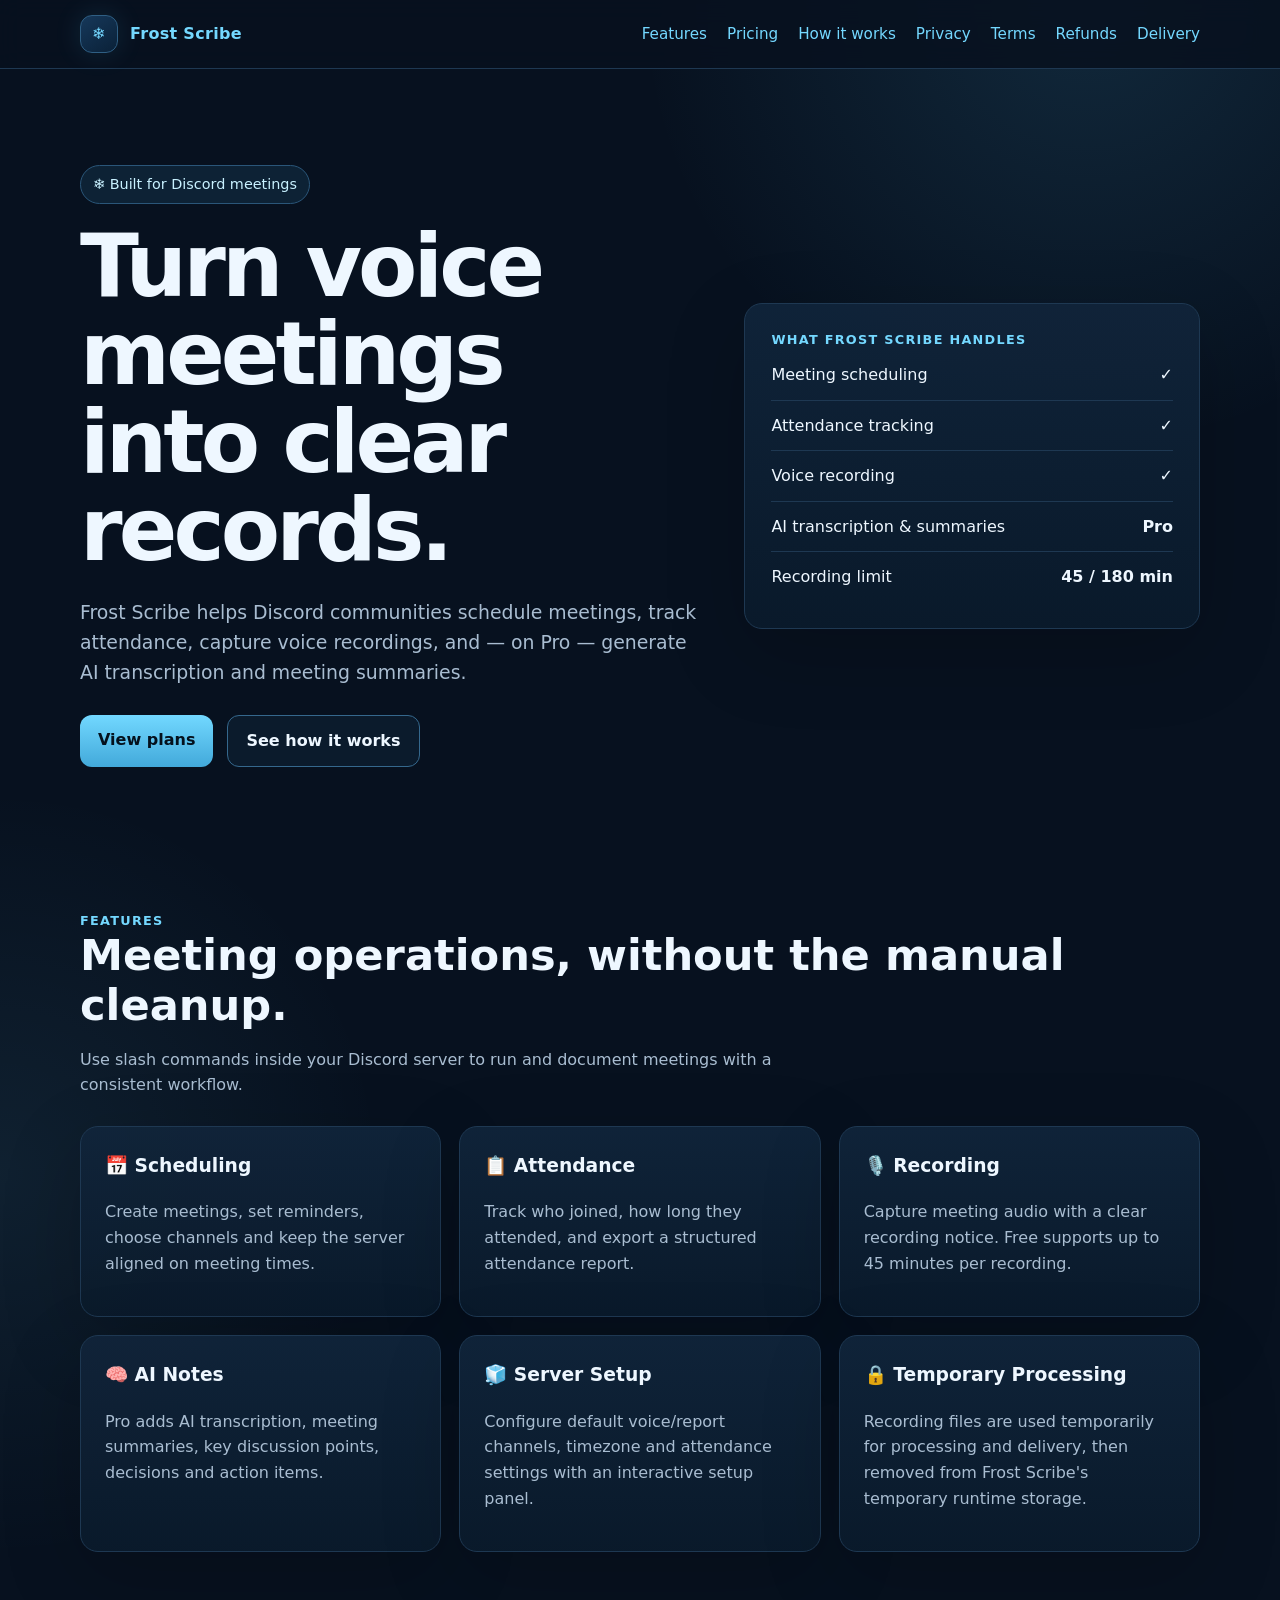
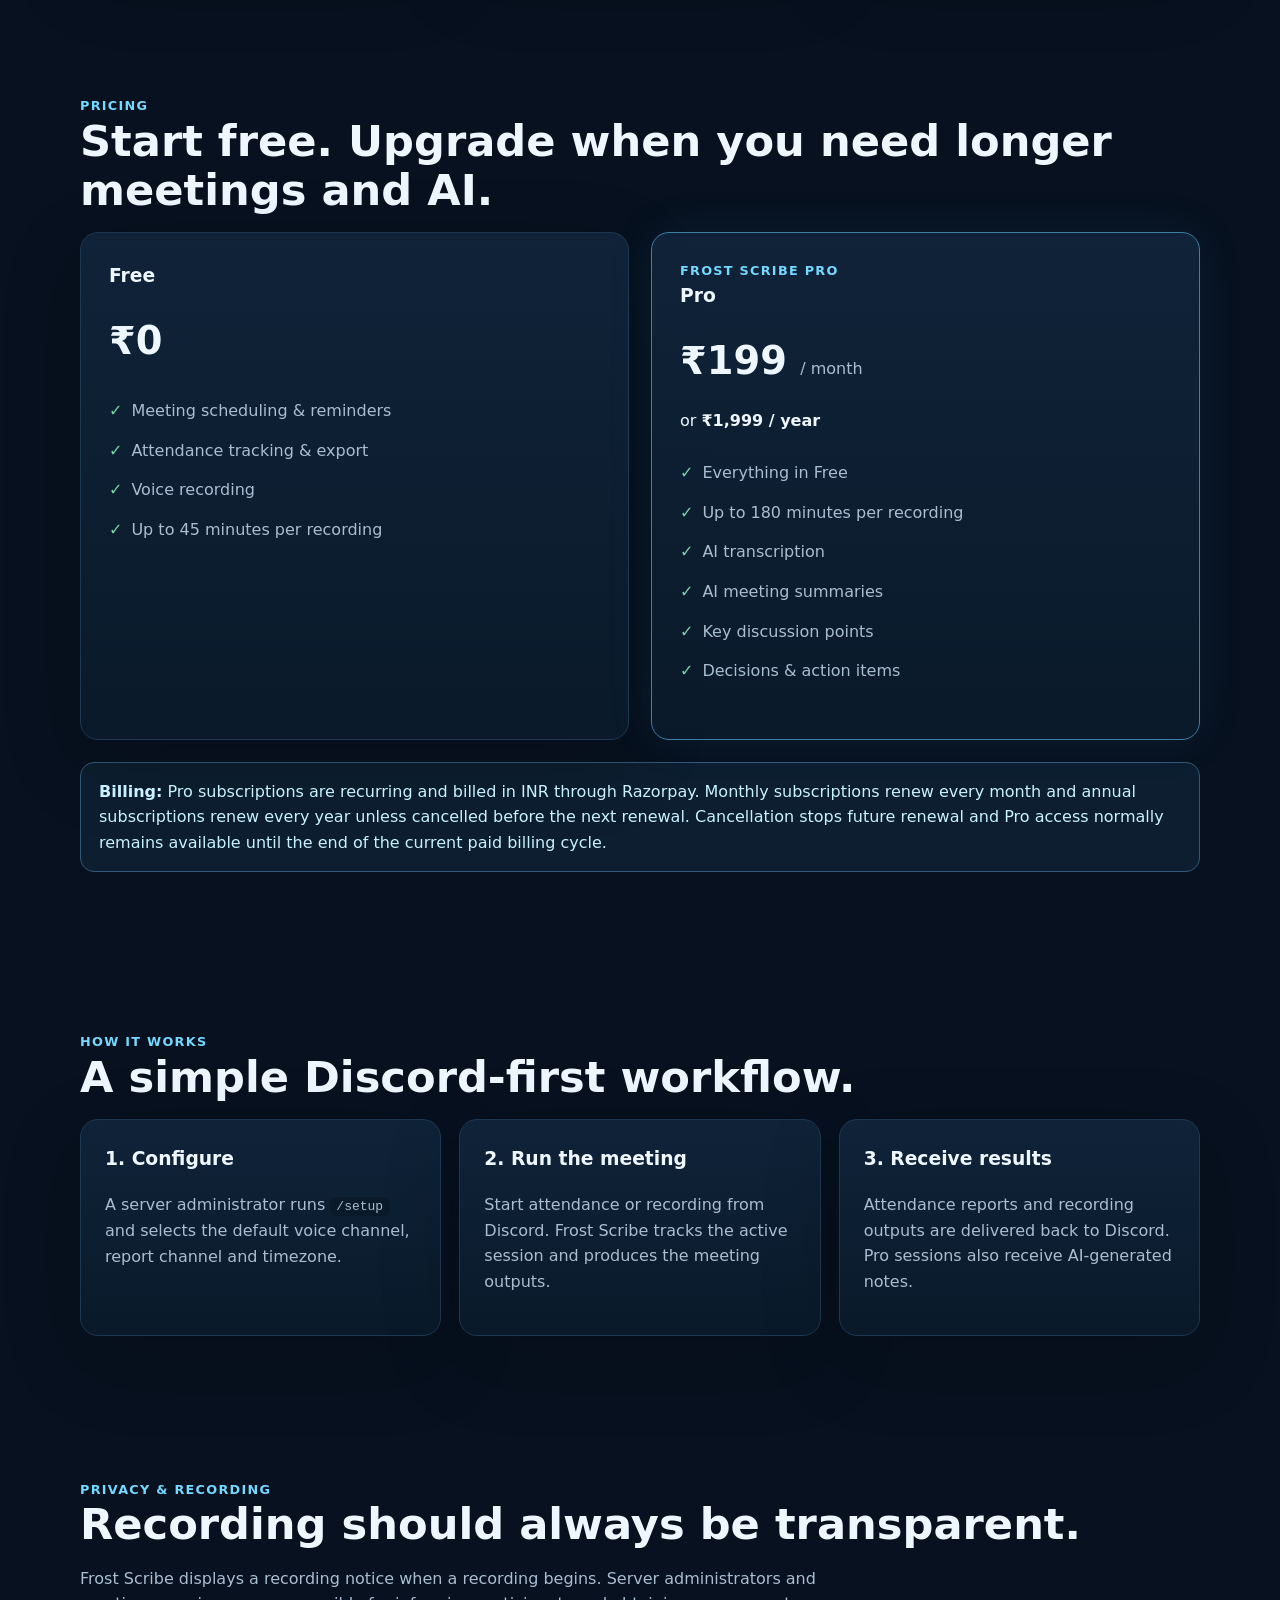
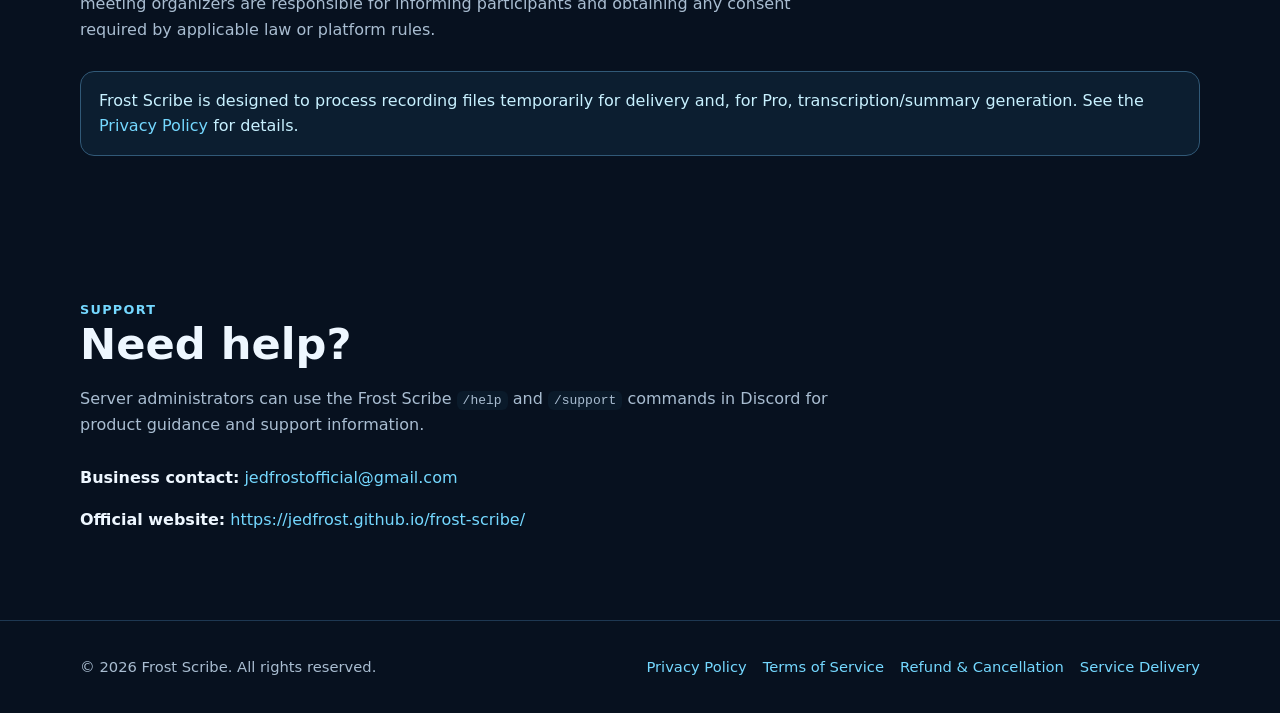
<file: index.html>
<!doctype html><html lang="en"><head>
<meta charset="utf-8"><meta name="viewport" content="width=device-width,initial-scale=1">
<title>Frost Scribe — Discord Meeting Recording, Attendance & AI Notes</title>
<meta name="description" content="Frost Scribe helps Discord communities schedule meetings, track attendance, record voice sessions, and create AI-powered meeting notes.">
<link rel="canonical" href="https://jedfrost.github.io/frost-scribe/"><link rel="stylesheet" href="style.css">
</head><body>
<nav><div class="container nav-inner">
<a class="brand" href="index.html"><span class="logo">❄️</span><span>Frost Scribe</span></a>
<div class="nav-links"><a href="#features">Features</a><a href="#pricing">Pricing</a><a href="#how">How it works</a><a href="privacy.html">Privacy</a><a href="terms.html">Terms</a><a href="refund.html">Refunds</a><a href="delivery.html">Delivery</a></div>
</div></nav>

<header class="hero"><div class="container hero-grid">
<div><span class="badge">❄️ Built for Discord meetings</span><h1>Turn voice meetings into clear records.</h1>
<p class="lead">Frost Scribe helps Discord communities schedule meetings, track attendance, capture voice recordings, and — on Pro — generate AI transcription and meeting summaries.</p>
<div class="cta-row"><a class="btn primary" href="#pricing">View plans</a><a class="btn secondary" href="#how">See how it works</a></div></div>
<div class="hero-card"><div class="kicker">What Frost Scribe handles</div>
<div class="metric"><span>Meeting scheduling</span><strong>✓</strong></div><div class="metric"><span>Attendance tracking</span><strong>✓</strong></div>
<div class="metric"><span>Voice recording</span><strong>✓</strong></div><div class="metric"><span>AI transcription & summaries</span><strong>Pro</strong></div>
<div class="metric"><span>Recording limit</span><strong>45 / 180 min</strong></div></div></div></header>

<section id="features"><div class="container"><div class="kicker">Features</div><h2>Meeting operations, without the manual cleanup.</h2>
<p class="section-intro">Use slash commands inside your Discord server to run and document meetings with a consistent workflow.</p>
<div class="grid-3">
<div class="card"><h3>📅 Scheduling</h3><p>Create meetings, set reminders, choose channels and keep the server aligned on meeting times.</p></div>
<div class="card"><h3>📋 Attendance</h3><p>Track who joined, how long they attended, and export a structured attendance report.</p></div>
<div class="card"><h3>🎙️ Recording</h3><p>Capture meeting audio with a clear recording notice. Free supports up to 45 minutes per recording.</p></div>
<div class="card"><h3>🧠 AI Notes</h3><p>Pro adds AI transcription, meeting summaries, key discussion points, decisions and action items.</p></div>
<div class="card"><h3>🧊 Server Setup</h3><p>Configure default voice/report channels, timezone and attendance settings with an interactive setup panel.</p></div>
<div class="card"><h3>🔒 Temporary Processing</h3><p>Recording files are used temporarily for processing and delivery, then removed from Frost Scribe's temporary runtime storage.</p></div>
</div></div></section>

<section id="pricing"><div class="container"><div class="kicker">Pricing</div><h2>Start free. Upgrade when you need longer meetings and AI.</h2>
<div class="pricing">
<div class="price-card"><h3>Free</h3><div class="price">₹0</div><ul class="clean"><li>Meeting scheduling & reminders</li><li>Attendance tracking & export</li><li>Voice recording</li><li>Up to 45 minutes per recording</li></ul></div>
<div class="price-card pro"><div class="kicker">Frost Scribe Pro</div><h3>Pro</h3><div class="price">₹199 <small>/ month</small></div><p>or <strong>₹1,999 / year</strong></p>
<ul class="clean"><li>Everything in Free</li><li>Up to 180 minutes per recording</li><li>AI transcription</li><li>AI meeting summaries</li><li>Key discussion points</li><li>Decisions & action items</li></ul></div>
</div>
<p class="notice" style="margin-top:22px"><strong>Billing:</strong> Pro subscriptions are recurring and billed in INR through Razorpay. Monthly subscriptions renew every month and annual subscriptions renew every year unless cancelled before the next renewal. Cancellation stops future renewal and Pro access normally remains available until the end of the current paid billing cycle.</p>
</div></section>

<section id="how"><div class="container"><div class="kicker">How it works</div><h2>A simple Discord-first workflow.</h2>
<div class="grid-3">
<div class="card"><h3>1. Configure</h3><p>A server administrator runs <code>/setup</code> and selects the default voice channel, report channel and timezone.</p></div>
<div class="card"><h3>2. Run the meeting</h3><p>Start attendance or recording from Discord. Frost Scribe tracks the active session and produces the meeting outputs.</p></div>
<div class="card"><h3>3. Receive results</h3><p>Attendance reports and recording outputs are delivered back to Discord. Pro sessions also receive AI-generated notes.</p></div>
</div></div></section>

<section><div class="container"><div class="kicker">Privacy & recording</div><h2>Recording should always be transparent.</h2>
<p class="section-intro">Frost Scribe displays a recording notice when a recording begins. Server administrators and meeting organizers are responsible for informing participants and obtaining any consent required by applicable law or platform rules.</p>
<div class="notice">Frost Scribe is designed to process recording files temporarily for delivery and, for Pro, transcription/summary generation. See the <a href="privacy.html">Privacy Policy</a> for details.</div></div></section>

<section id="support"><div class="container"><div class="kicker">Support</div><h2>Need help?</h2>
<p class="section-intro">Server administrators can use the Frost Scribe <code>/help</code> and <code>/support</code> commands in Discord for product guidance and support information.</p>
<p><strong>Business contact:</strong> <a href="mailto:jedfrostofficial@gmail.com">jedfrostofficial@gmail.com</a></p>
<p><strong>Official website:</strong> <a href="https://jedfrost.github.io/frost-scribe/">https://jedfrost.github.io/frost-scribe/</a></p></div></section>
<footer><div class="container footer-grid">
<div>© 2026 Frost Scribe. All rights reserved.</div>
<div class="footer-links"><a href="privacy.html">Privacy Policy</a><a href="terms.html">Terms of Service</a><a href="refund.html">Refund & Cancellation</a><a href="delivery.html">Service Delivery</a></div>
</div></footer></body></html>
</file>
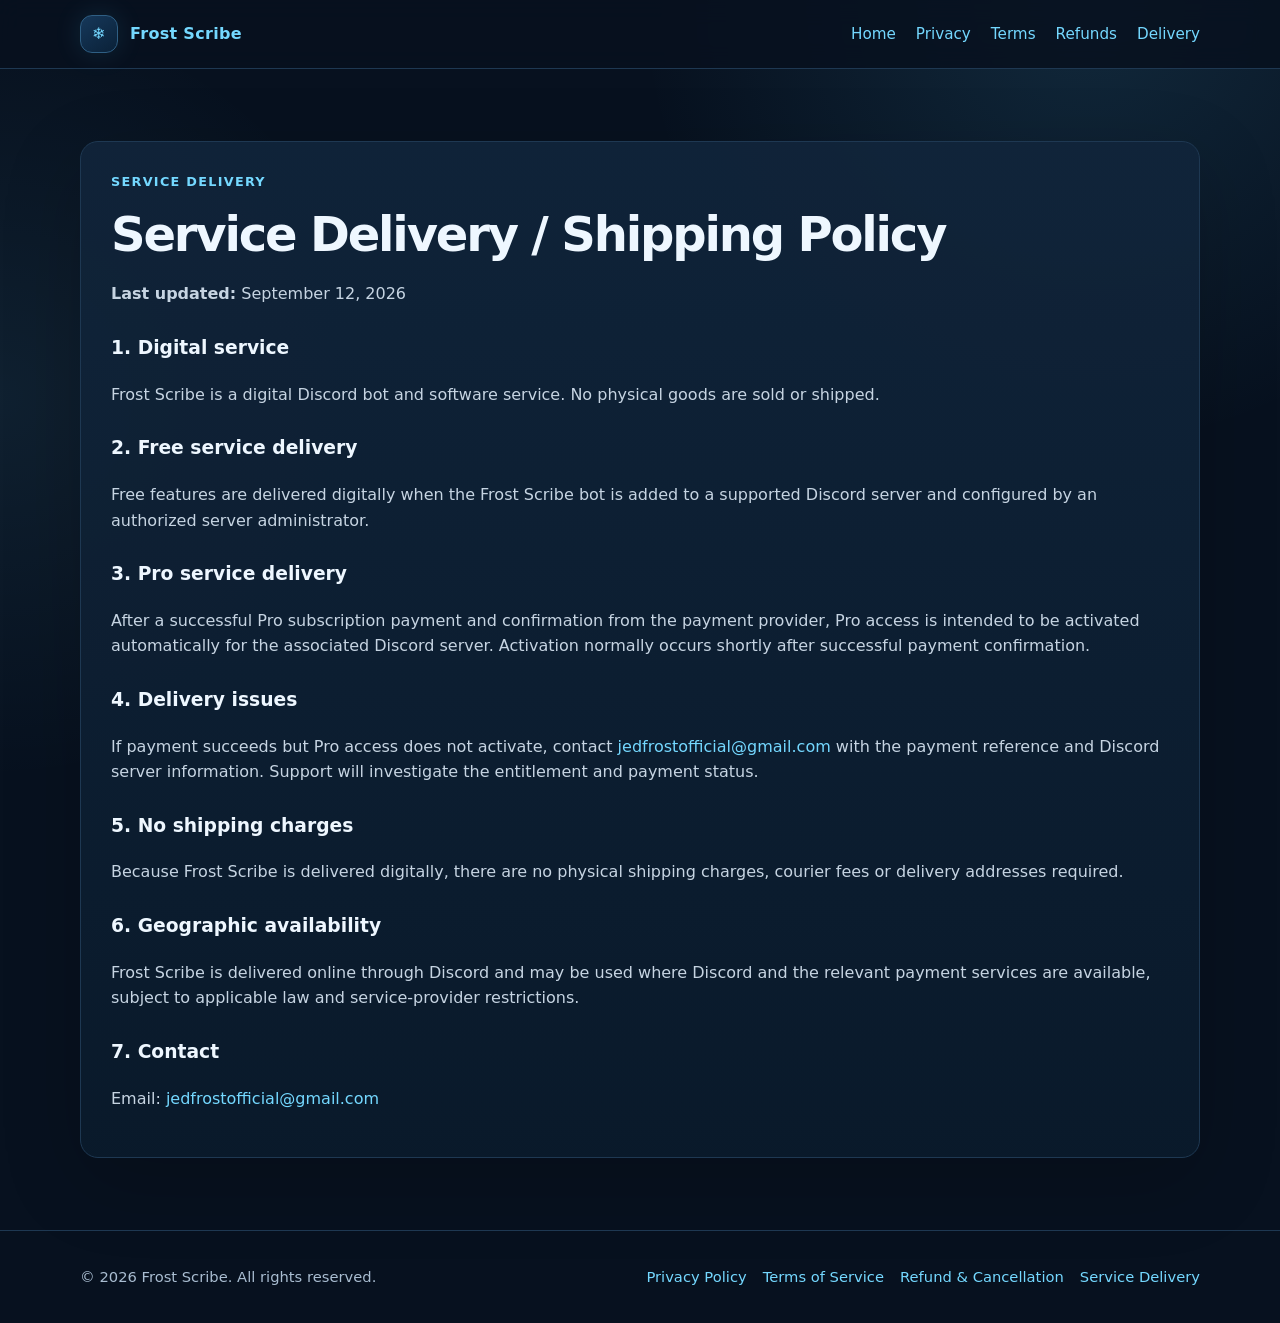
<file: delivery.html>
<!doctype html><html lang="en"><head><meta charset="utf-8"><meta name="viewport" content="width=device-width,initial-scale=1">
<title>Service Delivery Policy — Frost Scribe</title><link rel="canonical" href="https://jedfrost.github.io/frost-scribe/delivery.html"><link rel="stylesheet" href="style.css"></head><body>
<nav><div class="container nav-inner">
<a class="brand" href="index.html"><span class="logo">❄️</span><span>Frost Scribe</span></a>
<div class="nav-links"><a href="index.html">Home</a><a href="privacy.html">Privacy</a><a href="terms.html">Terms</a><a href="refund.html">Refunds</a><a href="delivery.html">Delivery</a></div>
</div></nav>
<section><div class="container policy"><div class="kicker">Service Delivery</div><h1 style="font-size:3rem">Service Delivery / Shipping Policy</h1><p><strong>Last updated:</strong> September 12, 2026</p>
<h3>1. Digital service</h3><p>Frost Scribe is a digital Discord bot and software service. No physical goods are sold or shipped.</p>
<h3>2. Free service delivery</h3><p>Free features are delivered digitally when the Frost Scribe bot is added to a supported Discord server and configured by an authorized server administrator.</p>
<h3>3. Pro service delivery</h3><p>After a successful Pro subscription payment and confirmation from the payment provider, Pro access is intended to be activated automatically for the associated Discord server. Activation normally occurs shortly after successful payment confirmation.</p>
<h3>4. Delivery issues</h3><p>If payment succeeds but Pro access does not activate, contact <a href="mailto:jedfrostofficial@gmail.com">jedfrostofficial@gmail.com</a> with the payment reference and Discord server information. Support will investigate the entitlement and payment status.</p>
<h3>5. No shipping charges</h3><p>Because Frost Scribe is delivered digitally, there are no physical shipping charges, courier fees or delivery addresses required.</p>
<h3>6. Geographic availability</h3><p>Frost Scribe is delivered online through Discord and may be used where Discord and the relevant payment services are available, subject to applicable law and service-provider restrictions.</p>
<h3>7. Contact</h3><p>Email: <a href="mailto:jedfrostofficial@gmail.com">jedfrostofficial@gmail.com</a></p></div></section>
<footer><div class="container footer-grid">
<div>© 2026 Frost Scribe. All rights reserved.</div>
<div class="footer-links"><a href="privacy.html">Privacy Policy</a><a href="terms.html">Terms of Service</a><a href="refund.html">Refund & Cancellation</a><a href="delivery.html">Service Delivery</a></div>
</div></footer></body></html>
</file>
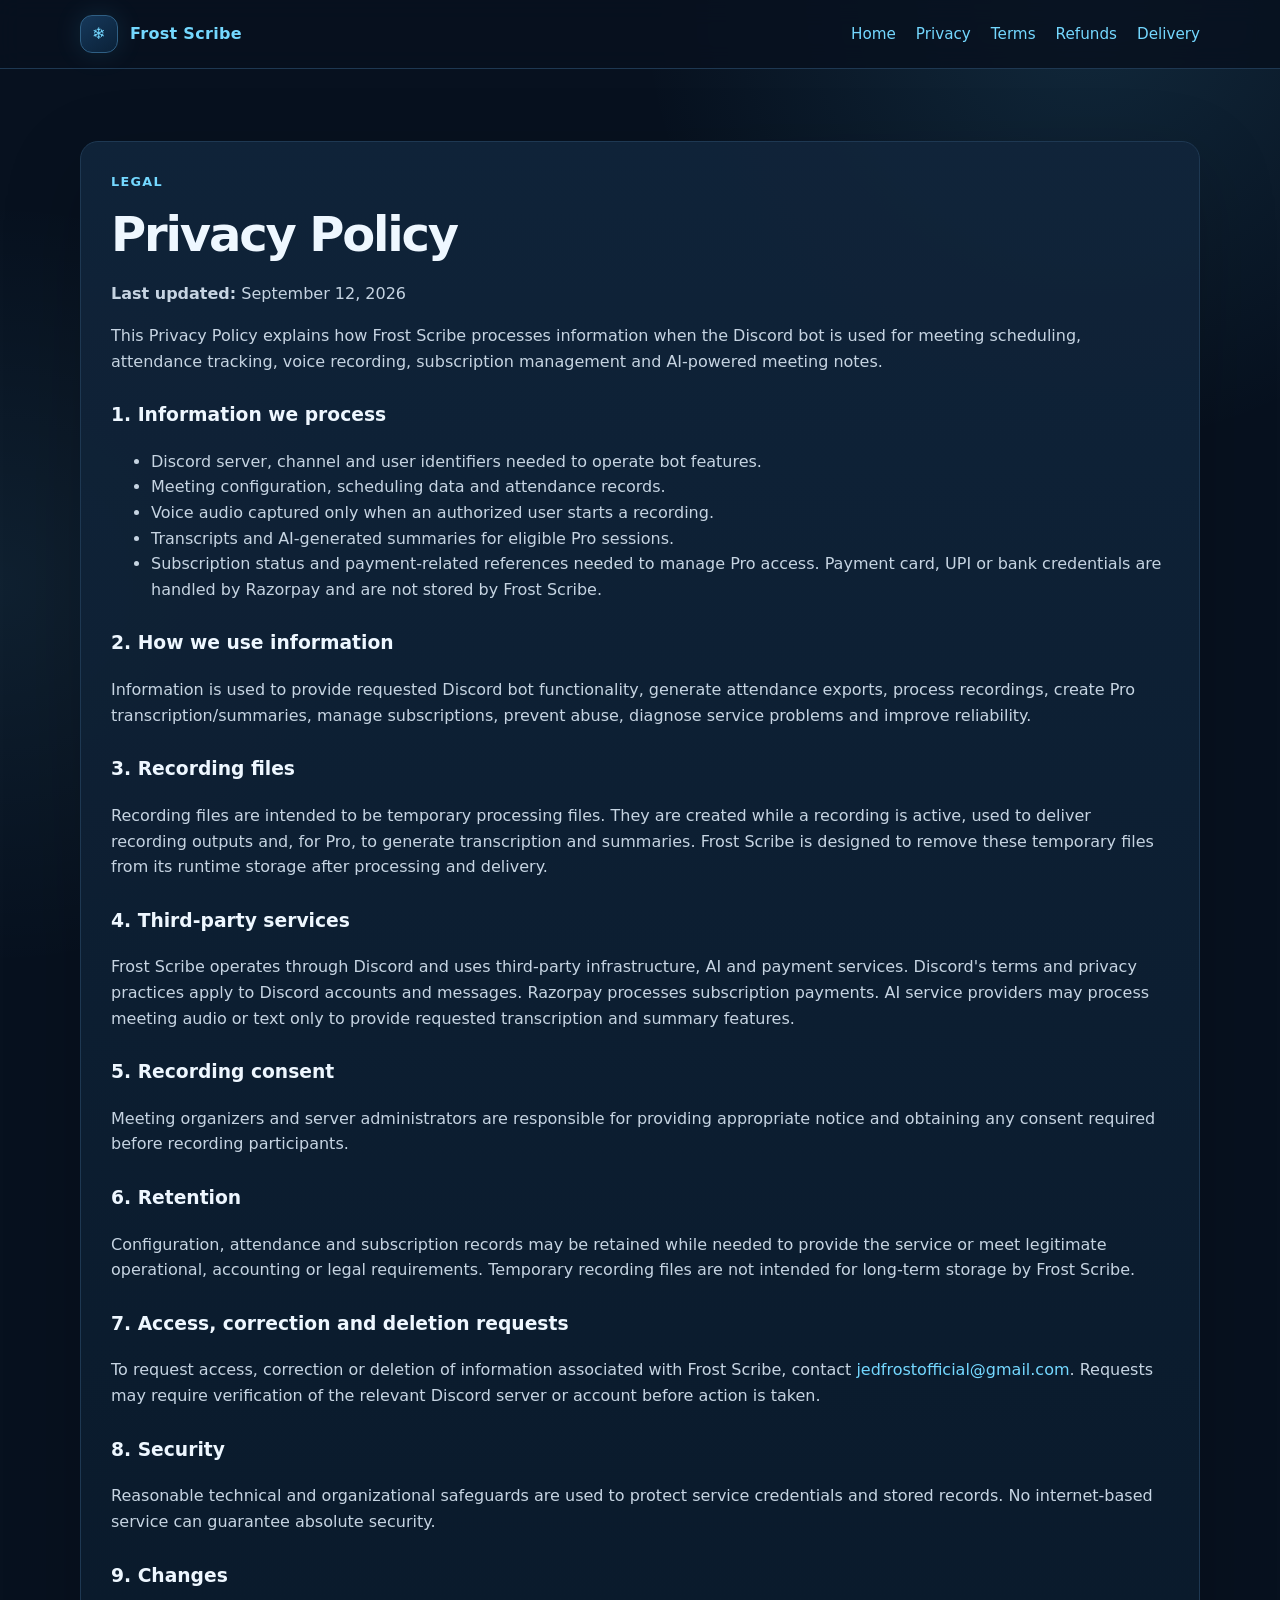
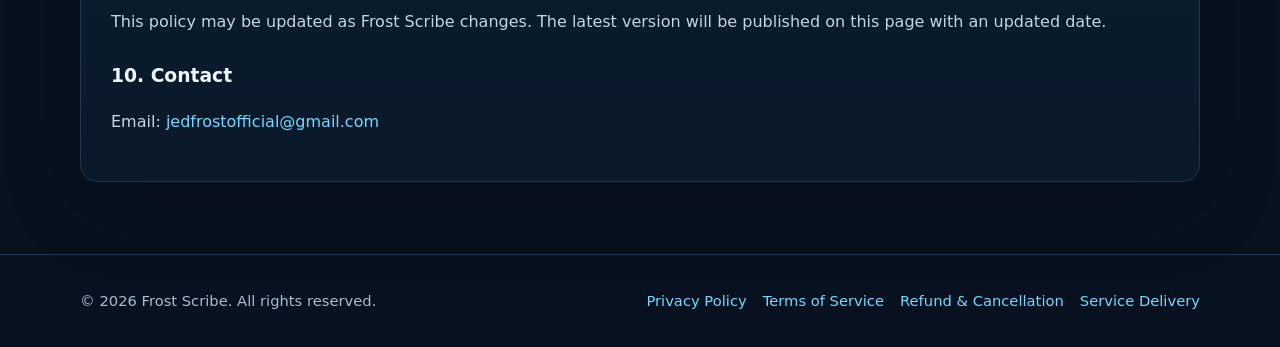
<file: privacy.html>
<!doctype html><html lang="en"><head><meta charset="utf-8"><meta name="viewport" content="width=device-width,initial-scale=1">
<title>Privacy Policy — Frost Scribe</title><link rel="canonical" href="https://jedfrost.github.io/frost-scribe/privacy.html"><link rel="stylesheet" href="style.css"></head><body>
<nav><div class="container nav-inner">
<a class="brand" href="index.html"><span class="logo">❄️</span><span>Frost Scribe</span></a>
<div class="nav-links"><a href="index.html">Home</a><a href="privacy.html">Privacy</a><a href="terms.html">Terms</a><a href="refund.html">Refunds</a><a href="delivery.html">Delivery</a></div>
</div></nav>
<section><div class="container policy"><div class="kicker">Legal</div><h1 style="font-size:3rem">Privacy Policy</h1><p><strong>Last updated:</strong> September 12, 2026</p>
<p>This Privacy Policy explains how Frost Scribe processes information when the Discord bot is used for meeting scheduling, attendance tracking, voice recording, subscription management and AI-powered meeting notes.</p>
<h3>1. Information we process</h3><ul><li>Discord server, channel and user identifiers needed to operate bot features.</li><li>Meeting configuration, scheduling data and attendance records.</li><li>Voice audio captured only when an authorized user starts a recording.</li><li>Transcripts and AI-generated summaries for eligible Pro sessions.</li><li>Subscription status and payment-related references needed to manage Pro access. Payment card, UPI or bank credentials are handled by Razorpay and are not stored by Frost Scribe.</li></ul>
<h3>2. How we use information</h3><p>Information is used to provide requested Discord bot functionality, generate attendance exports, process recordings, create Pro transcription/summaries, manage subscriptions, prevent abuse, diagnose service problems and improve reliability.</p>
<h3>3. Recording files</h3><p>Recording files are intended to be temporary processing files. They are created while a recording is active, used to deliver recording outputs and, for Pro, to generate transcription and summaries. Frost Scribe is designed to remove these temporary files from its runtime storage after processing and delivery.</p>
<h3>4. Third-party services</h3><p>Frost Scribe operates through Discord and uses third-party infrastructure, AI and payment services. Discord's terms and privacy practices apply to Discord accounts and messages. Razorpay processes subscription payments. AI service providers may process meeting audio or text only to provide requested transcription and summary features.</p>
<h3>5. Recording consent</h3><p>Meeting organizers and server administrators are responsible for providing appropriate notice and obtaining any consent required before recording participants.</p>
<h3>6. Retention</h3><p>Configuration, attendance and subscription records may be retained while needed to provide the service or meet legitimate operational, accounting or legal requirements. Temporary recording files are not intended for long-term storage by Frost Scribe.</p>
<h3>7. Access, correction and deletion requests</h3><p>To request access, correction or deletion of information associated with Frost Scribe, contact <a href="mailto:jedfrostofficial@gmail.com">jedfrostofficial@gmail.com</a>. Requests may require verification of the relevant Discord server or account before action is taken.</p>
<h3>8. Security</h3><p>Reasonable technical and organizational safeguards are used to protect service credentials and stored records. No internet-based service can guarantee absolute security.</p>
<h3>9. Changes</h3><p>This policy may be updated as Frost Scribe changes. The latest version will be published on this page with an updated date.</p>
<h3>10. Contact</h3><p>Email: <a href="mailto:jedfrostofficial@gmail.com">jedfrostofficial@gmail.com</a></p></div></section>
<footer><div class="container footer-grid">
<div>© 2026 Frost Scribe. All rights reserved.</div>
<div class="footer-links"><a href="privacy.html">Privacy Policy</a><a href="terms.html">Terms of Service</a><a href="refund.html">Refund & Cancellation</a><a href="delivery.html">Service Delivery</a></div>
</div></footer></body></html>
</file>
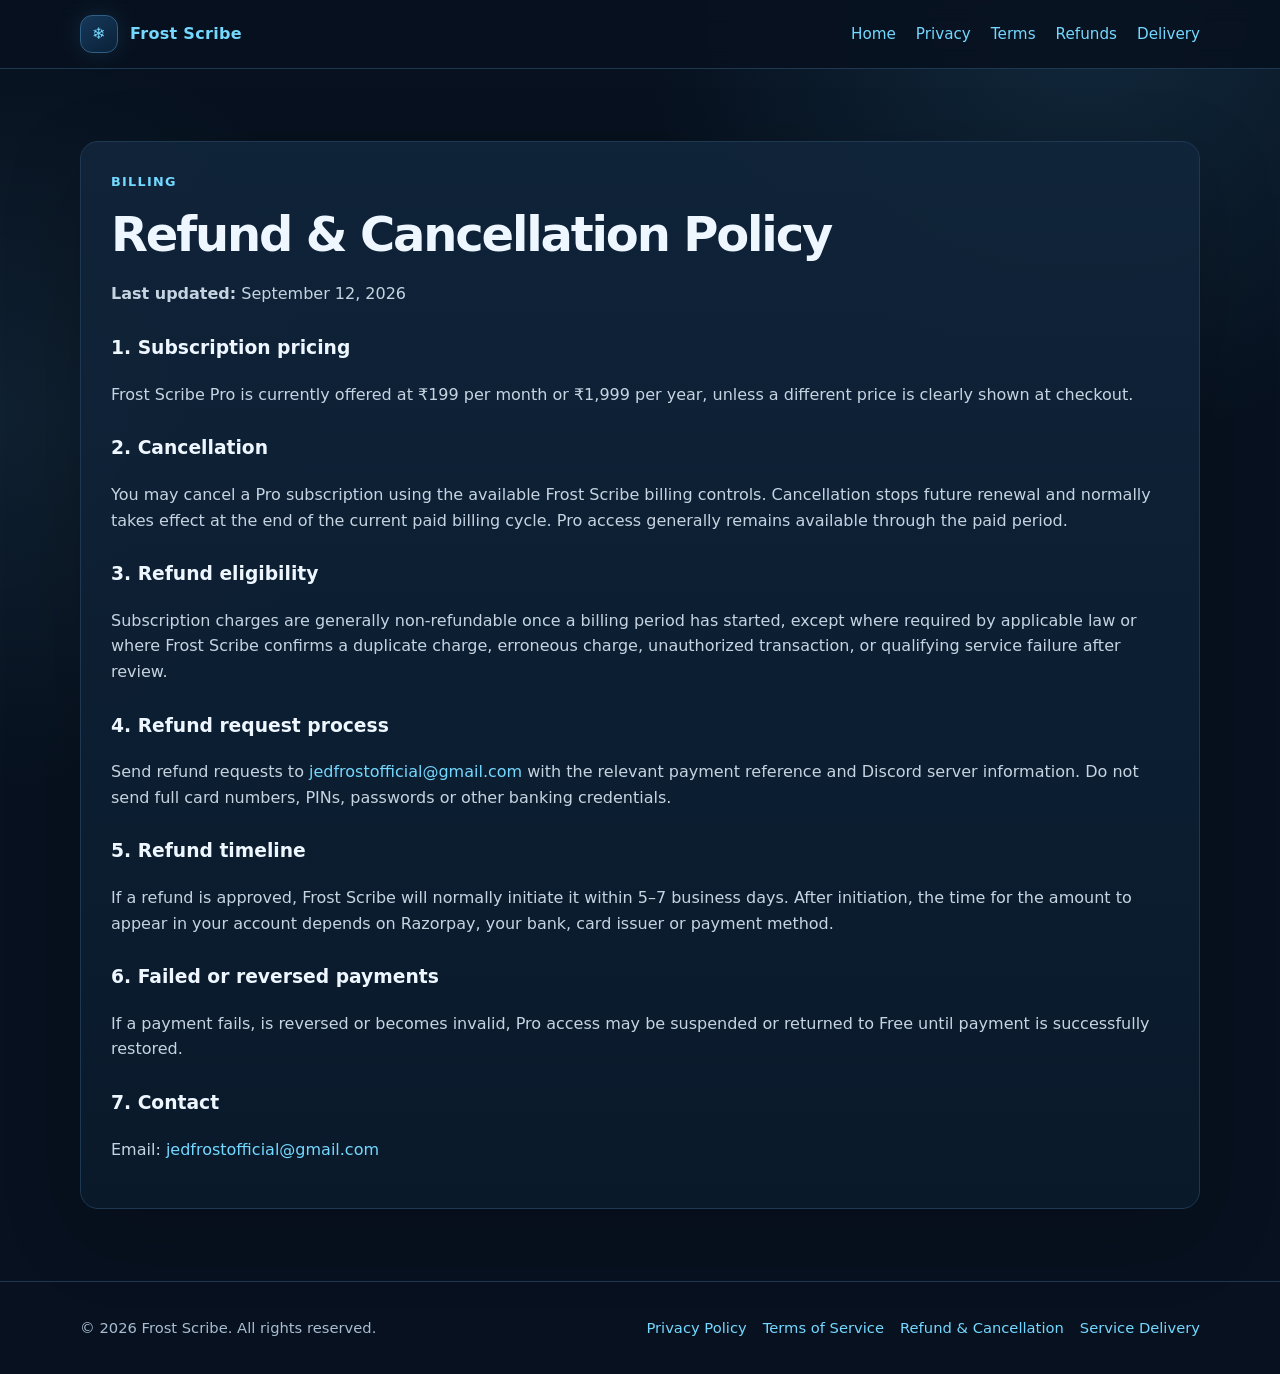
<file: refund.html>
<!doctype html><html lang="en"><head><meta charset="utf-8"><meta name="viewport" content="width=device-width,initial-scale=1">
<title>Refund & Cancellation Policy — Frost Scribe</title><link rel="canonical" href="https://jedfrost.github.io/frost-scribe/refund.html"><link rel="stylesheet" href="style.css"></head><body>
<nav><div class="container nav-inner">
<a class="brand" href="index.html"><span class="logo">❄️</span><span>Frost Scribe</span></a>
<div class="nav-links"><a href="index.html">Home</a><a href="privacy.html">Privacy</a><a href="terms.html">Terms</a><a href="refund.html">Refunds</a><a href="delivery.html">Delivery</a></div>
</div></nav>
<section><div class="container policy"><div class="kicker">Billing</div><h1 style="font-size:3rem">Refund & Cancellation Policy</h1><p><strong>Last updated:</strong> September 12, 2026</p>
<h3>1. Subscription pricing</h3><p>Frost Scribe Pro is currently offered at ₹199 per month or ₹1,999 per year, unless a different price is clearly shown at checkout.</p>
<h3>2. Cancellation</h3><p>You may cancel a Pro subscription using the available Frost Scribe billing controls. Cancellation stops future renewal and normally takes effect at the end of the current paid billing cycle. Pro access generally remains available through the paid period.</p>
<h3>3. Refund eligibility</h3><p>Subscription charges are generally non-refundable once a billing period has started, except where required by applicable law or where Frost Scribe confirms a duplicate charge, erroneous charge, unauthorized transaction, or qualifying service failure after review.</p>
<h3>4. Refund request process</h3><p>Send refund requests to <a href="mailto:jedfrostofficial@gmail.com">jedfrostofficial@gmail.com</a> with the relevant payment reference and Discord server information. Do not send full card numbers, PINs, passwords or other banking credentials.</p>
<h3>5. Refund timeline</h3><p>If a refund is approved, Frost Scribe will normally initiate it within 5–7 business days. After initiation, the time for the amount to appear in your account depends on Razorpay, your bank, card issuer or payment method.</p>
<h3>6. Failed or reversed payments</h3><p>If a payment fails, is reversed or becomes invalid, Pro access may be suspended or returned to Free until payment is successfully restored.</p>
<h3>7. Contact</h3><p>Email: <a href="mailto:jedfrostofficial@gmail.com">jedfrostofficial@gmail.com</a></p></div></section>
<footer><div class="container footer-grid">
<div>© 2026 Frost Scribe. All rights reserved.</div>
<div class="footer-links"><a href="privacy.html">Privacy Policy</a><a href="terms.html">Terms of Service</a><a href="refund.html">Refund & Cancellation</a><a href="delivery.html">Service Delivery</a></div>
</div></footer></body></html>
</file>
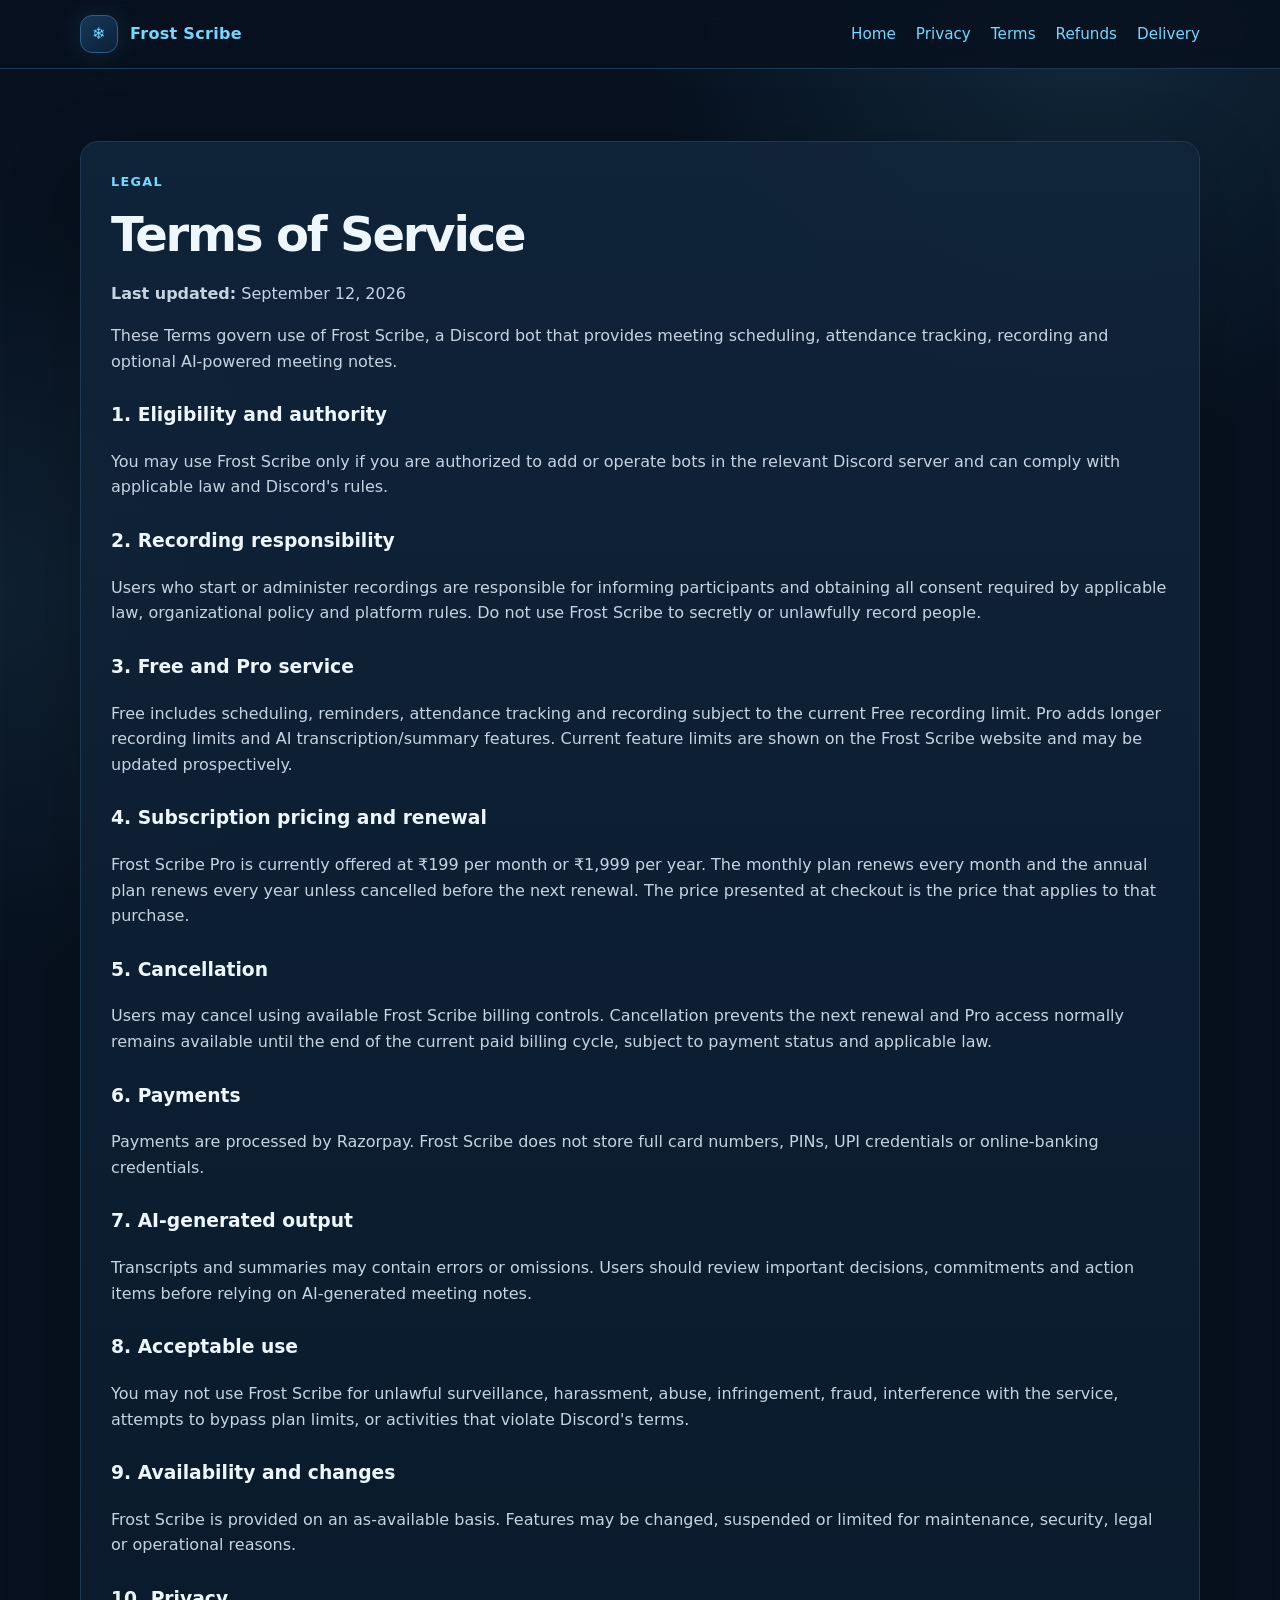
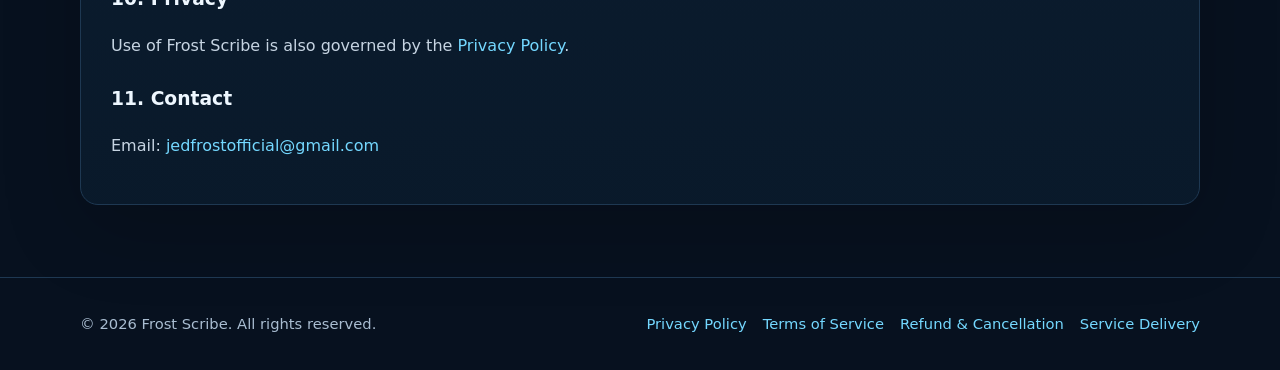
<file: terms.html>
<!doctype html><html lang="en"><head><meta charset="utf-8"><meta name="viewport" content="width=device-width,initial-scale=1">
<title>Terms of Service — Frost Scribe</title><link rel="canonical" href="https://jedfrost.github.io/frost-scribe/terms.html"><link rel="stylesheet" href="style.css"></head><body>
<nav><div class="container nav-inner">
<a class="brand" href="index.html"><span class="logo">❄️</span><span>Frost Scribe</span></a>
<div class="nav-links"><a href="index.html">Home</a><a href="privacy.html">Privacy</a><a href="terms.html">Terms</a><a href="refund.html">Refunds</a><a href="delivery.html">Delivery</a></div>
</div></nav>
<section><div class="container policy"><div class="kicker">Legal</div><h1 style="font-size:3rem">Terms of Service</h1><p><strong>Last updated:</strong> September 12, 2026</p>
<p>These Terms govern use of Frost Scribe, a Discord bot that provides meeting scheduling, attendance tracking, recording and optional AI-powered meeting notes.</p>
<h3>1. Eligibility and authority</h3><p>You may use Frost Scribe only if you are authorized to add or operate bots in the relevant Discord server and can comply with applicable law and Discord's rules.</p>
<h3>2. Recording responsibility</h3><p>Users who start or administer recordings are responsible for informing participants and obtaining all consent required by applicable law, organizational policy and platform rules. Do not use Frost Scribe to secretly or unlawfully record people.</p>
<h3>3. Free and Pro service</h3><p>Free includes scheduling, reminders, attendance tracking and recording subject to the current Free recording limit. Pro adds longer recording limits and AI transcription/summary features. Current feature limits are shown on the Frost Scribe website and may be updated prospectively.</p>
<h3>4. Subscription pricing and renewal</h3><p>Frost Scribe Pro is currently offered at ₹199 per month or ₹1,999 per year. The monthly plan renews every month and the annual plan renews every year unless cancelled before the next renewal. The price presented at checkout is the price that applies to that purchase.</p>
<h3>5. Cancellation</h3><p>Users may cancel using available Frost Scribe billing controls. Cancellation prevents the next renewal and Pro access normally remains available until the end of the current paid billing cycle, subject to payment status and applicable law.</p>
<h3>6. Payments</h3><p>Payments are processed by Razorpay. Frost Scribe does not store full card numbers, PINs, UPI credentials or online-banking credentials.</p>
<h3>7. AI-generated output</h3><p>Transcripts and summaries may contain errors or omissions. Users should review important decisions, commitments and action items before relying on AI-generated meeting notes.</p>
<h3>8. Acceptable use</h3><p>You may not use Frost Scribe for unlawful surveillance, harassment, abuse, infringement, fraud, interference with the service, attempts to bypass plan limits, or activities that violate Discord's terms.</p>
<h3>9. Availability and changes</h3><p>Frost Scribe is provided on an as-available basis. Features may be changed, suspended or limited for maintenance, security, legal or operational reasons.</p>
<h3>10. Privacy</h3><p>Use of Frost Scribe is also governed by the <a href="privacy.html">Privacy Policy</a>.</p>
<h3>11. Contact</h3><p>Email: <a href="mailto:jedfrostofficial@gmail.com">jedfrostofficial@gmail.com</a></p></div></section>
<footer><div class="container footer-grid">
<div>© 2026 Frost Scribe. All rights reserved.</div>
<div class="footer-links"><a href="privacy.html">Privacy Policy</a><a href="terms.html">Terms of Service</a><a href="refund.html">Refund & Cancellation</a><a href="delivery.html">Service Delivery</a></div>
</div></footer></body></html>
</file>
<file: style.css>
:root{
  --bg:#07111f;--panel:#0d1b2d;--panel2:#10243a;--text:#eef7ff;--muted:#a9bdd1;
  --line:#1e3852;--ice:#74d8ff;--ice2:#c8f1ff;--accent:#4fb8e8;--success:#78d6a3
}
*{box-sizing:border-box}html{scroll-behavior:smooth}
body{
  margin:0;font-family:Inter,ui-sans-serif,system-ui,-apple-system,BlinkMacSystemFont,"Segoe UI",sans-serif;
  background:radial-gradient(circle at 85% 0%,rgba(79,184,232,.14),transparent 28rem),
             radial-gradient(circle at 0% 30%,rgba(116,216,255,.08),transparent 24rem),var(--bg);
  color:var(--text);line-height:1.6
}
a{color:var(--ice);text-decoration:none}a:hover{text-decoration:underline}
.container{width:min(1120px,92%);margin:auto}
nav{position:sticky;top:0;z-index:20;backdrop-filter:blur(12px);background:rgba(7,17,31,.86);border-bottom:1px solid var(--line)}
.nav-inner{display:flex;justify-content:space-between;align-items:center;min-height:68px;gap:24px}
.brand{display:flex;align-items:center;gap:12px;font-weight:800;letter-spacing:.3px}
.logo{width:38px;height:38px;border-radius:12px;display:grid;place-items:center;background:linear-gradient(145deg,#16385a,#0a2138);border:1px solid #2f5f84;box-shadow:0 0 28px rgba(116,216,255,.12)}
.nav-links{display:flex;gap:20px;flex-wrap:wrap;font-size:.95rem}
.hero{padding:96px 0 72px}.hero-grid{display:grid;grid-template-columns:1.15fr .85fr;gap:48px;align-items:center}
.badge{display:inline-flex;align-items:center;gap:8px;padding:7px 12px;border:1px solid #2a5679;border-radius:999px;color:var(--ice2);background:rgba(19,48,72,.55);font-size:.9rem}
h1{font-size:clamp(2.7rem,7vw,5.4rem);line-height:1.02;margin:18px 0 22px;letter-spacing:-.045em}
h2{font-size:clamp(1.8rem,4vw,2.7rem);line-height:1.15;margin:0 0 16px}
h3{margin-top:0}.lead{font-size:1.18rem;color:var(--muted);max-width:720px}
.cta-row{display:flex;gap:14px;flex-wrap:wrap;margin-top:28px}
.btn{display:inline-block;padding:12px 18px;border-radius:12px;border:1px solid #35688d;font-weight:700}
.btn.primary{background:linear-gradient(180deg,#72d8ff,#42a9da);color:#04111d;border:0}
.btn.secondary{background:#0b1b2c;color:var(--text)}
.hero-card,.card,.price-card,.policy{background:linear-gradient(180deg,rgba(16,36,58,.94),rgba(10,26,43,.94));border:1px solid var(--line);border-radius:18px;box-shadow:0 24px 80px rgba(0,0,0,.18)}
.hero-card{padding:26px}.metric{display:flex;justify-content:space-between;padding:12px 0;border-bottom:1px solid var(--line)}.metric:last-child{border-bottom:0}
section{padding:72px 0}.section-intro{color:var(--muted);max-width:760px;margin-bottom:28px}
.grid-3{display:grid;grid-template-columns:repeat(3,1fr);gap:18px}.card{padding:24px}.card p{color:var(--muted)}
.pricing{display:grid;grid-template-columns:1fr 1fr;gap:22px}.price-card{padding:28px}.price-card.pro{border-color:#3d7fa9;box-shadow:0 0 50px rgba(79,184,232,.08)}
.price{font-size:2.4rem;font-weight:800;margin:8px 0}.price small{font-size:1rem;color:var(--muted);font-weight:500}
ul.clean{list-style:none;padding:0;margin:20px 0}ul.clean li{padding:7px 0;color:var(--muted)}ul.clean li:before{content:"✓";color:var(--success);font-weight:800;margin-right:9px}
.notice{padding:16px 18px;border-radius:14px;border:1px solid #315977;background:rgba(35,77,108,.22);color:var(--ice2)}
.policy{padding:30px}.policy h3{margin-top:26px}.policy p,.policy li{color:#c6d4e2}
footer{border-top:1px solid var(--line);padding:34px 0;color:var(--muted);font-size:.92rem}
.footer-grid{display:flex;justify-content:space-between;gap:24px;flex-wrap:wrap}.footer-links{display:flex;gap:16px;flex-wrap:wrap}
.kicker{color:var(--ice);font-weight:700;text-transform:uppercase;letter-spacing:.1em;font-size:.8rem}
code{background:#0a1a2a;padding:2px 6px;border-radius:6px}
@media(max-width:820px){.hero-grid,.pricing,.grid-3{grid-template-columns:1fr}.nav-links{display:none}.hero{padding-top:68px}}
</file>
